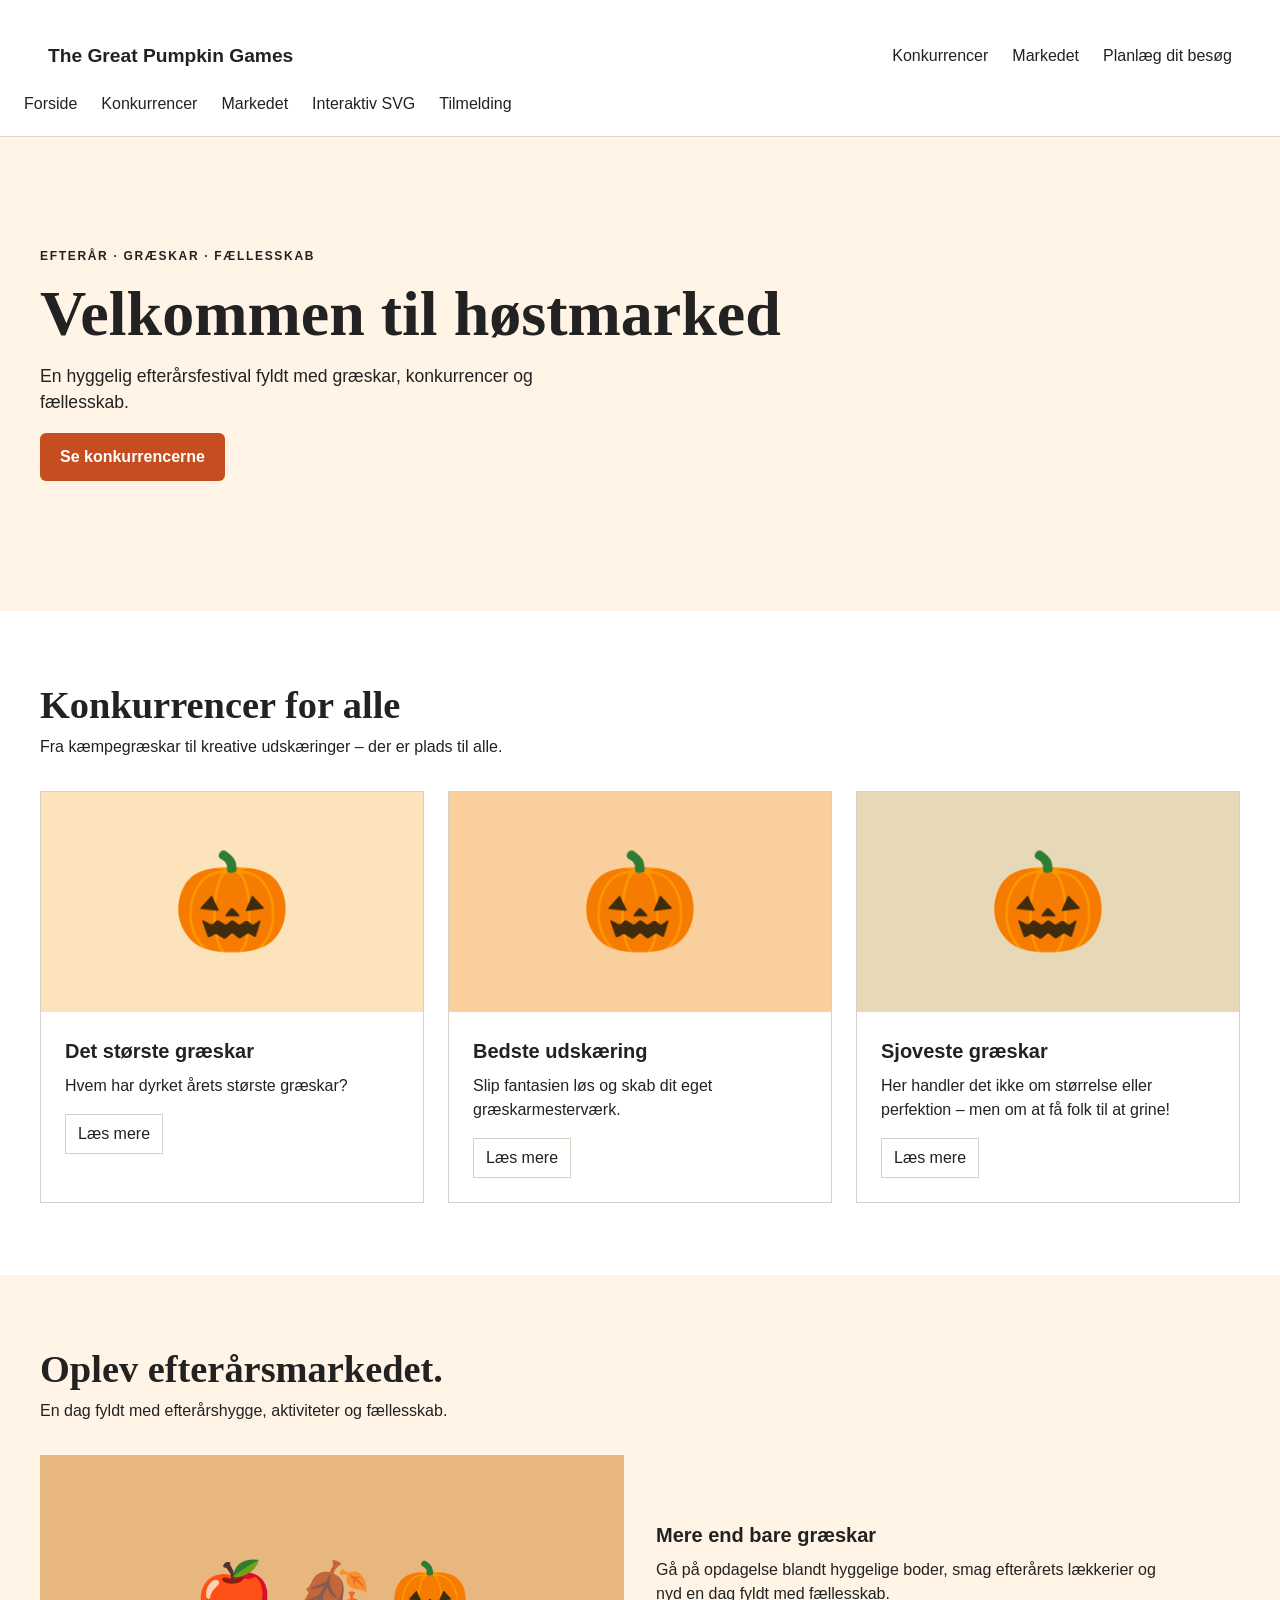
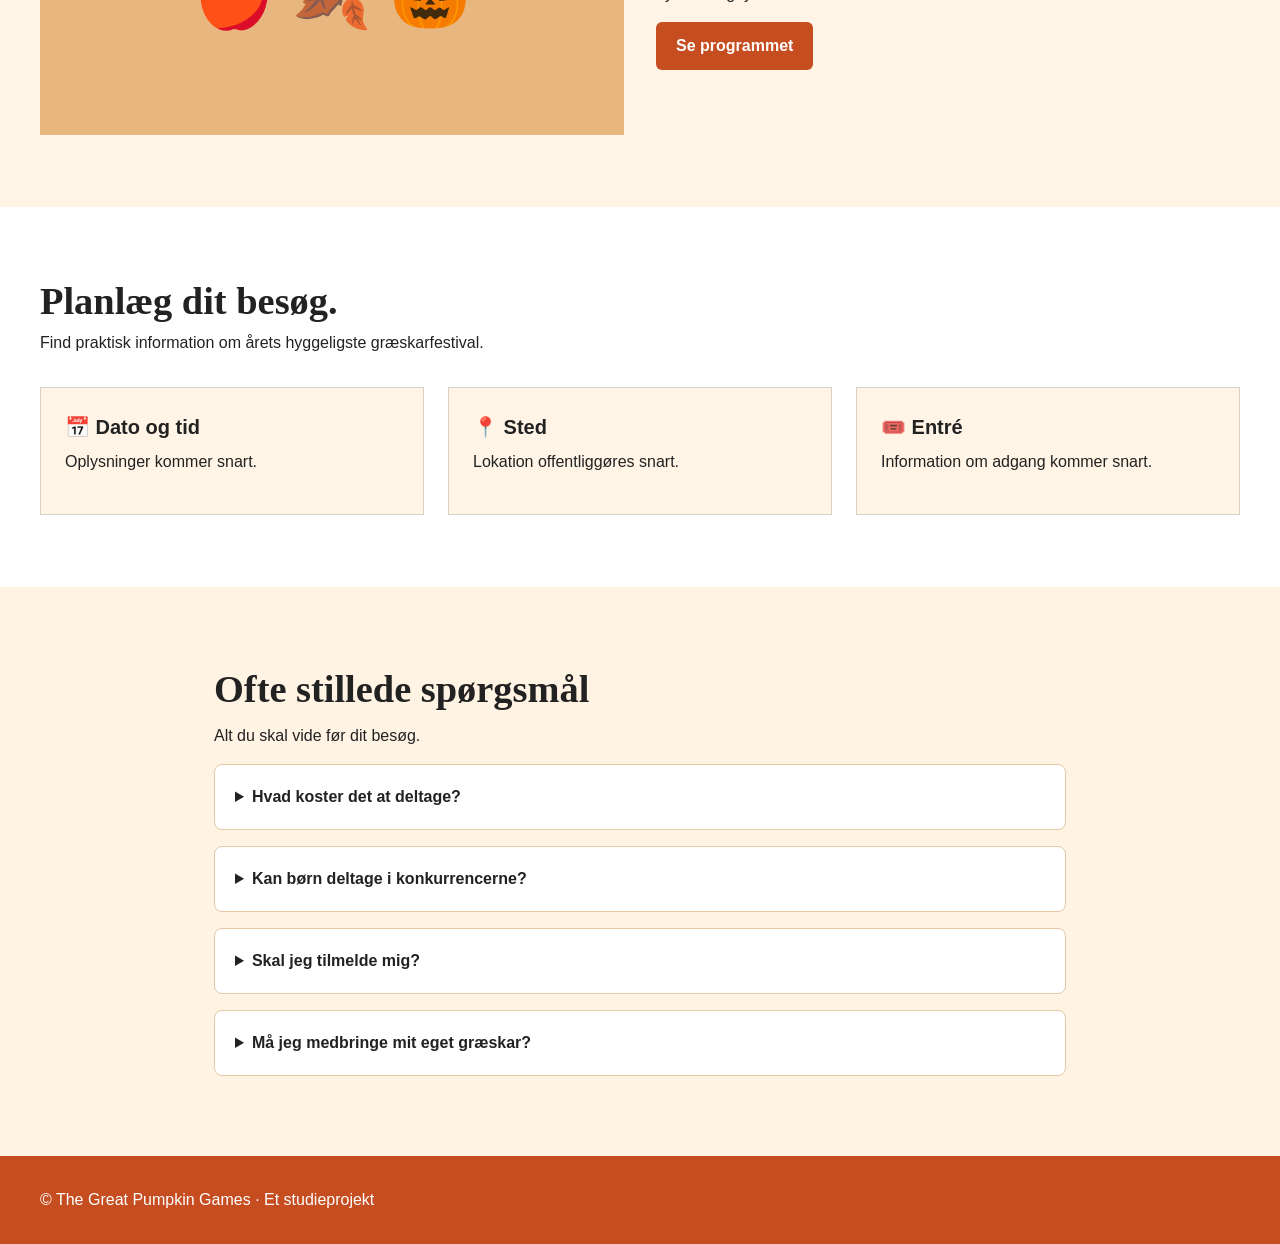
<file: index.html>
<!doctype html>
<html lang="da">

<head>
  <meta charset="UTF-8">
  <meta name="viewport" content="width=device-width, initial-scale=1">
  <title>The Great Pumpkin Games | Efterårsmarked</title>
  <link rel="stylesheet" href="css/style.css">
  <script src="js/script.js" defer></script>
</head>

<body>
  <header class="site-header">
    <div class="container nav-bar">
      <a class="logo" href="index.html">The Great Pumpkin Games</a>
      <button class="menu-toggle" aria-expanded="false" aria-controls="main-nav">Menu ☰</button>
      <nav id="main-nav" class="navigation" aria-label="Hovednavigation">
        <a href="#konkurrencer">Konkurrencer</a>
        <a href="#marked">Markedet</a>
        <a href="#besoeg">Planlæg dit besøg</a>
      </nav>
    </div>
    <nav aria-label="Hovednavigation">
      <a href="index.html">Forside</a>
      <a href="index.html#konkurrencer">Konkurrencer</a>
      <a href="index.html#marked">Markedet</a>
      <a href="svg.html">Interaktiv SVG</a>
      <a href="formular.html">Tilmelding</a>
    </nav>

  </header>

  <main>


    <section class="hero container" aria-labelledby="hero-title">
      <p class="eyebrow">Efterår · Græskar · Fællesskab</p>
      <h1 id="hero-title">Velkommen til høstmarked</h1>
      <p>En hyggelig efterårsfestival fyldt med græskar, konkurrencer og fællesskab.</p>
      <a class="button" href="#konkurrencer">Se konkurrencerne</a>
    </section>

    <section class="section section-white" id="konkurrencer" aria-labelledby="competition-title">
      <div class="container">
        <h2 id="competition-title">Konkurrencer for alle</h2>
        <p class="section-intro">Fra kæmpegræskar til kreative udskæringer – der er plads til alle.</p>
        <div class="card-grid">
          <article class="card">
            <div class="card-image pumpkin-one" role="img" aria-label="Illustreret græskar">🎃</div>
            <div class="card-content">
              <h3>Det største græskar</h3>
              <p>Hvem har dyrket årets største græskar?</p>
              <a class="text-link" href="#besoeg">Læs mere</a>
            </div>
          </article>
          <article class="card">
            <div class="card-image pumpkin-two" role="img" aria-label="Udskåret halloween-græskar">🎃</div>
            <div class="card-content">
              <h3>Bedste udskæring</h3>
              <p>Slip fantasien løs og skab dit eget græskarmesterværk.</p>
              <a class="text-link" href="#besoeg">Læs mere</a>
            </div>
          </article>
          <article class="card">
            <div class="card-image pumpkin-three" role="img" aria-label="Forskellige sjove græskar">🎃</div>
            <div class="card-content">
              <h3>Sjoveste græskar</h3>
              <p>Her handler det ikke om størrelse eller perfektion – men om at få folk til at grine!</p>
              <a class="text-link" href="#besoeg">Læs mere</a>
            </div>
          </article>
        </div>
      </div>
    </section>

    <section class="section" id="marked" aria-labelledby="market-title">
      <div class="container">
        <h2 id="market-title">Oplev efterårsmarkedet.</h2>
        <p class="section-intro">En dag fyldt med efterårshygge, aktiviteter og fællesskab.</p>
        <div class="market-layout">
          <div class="market-image" role="img" aria-label="Illustration af efterårsmarked">🍎 🍂 🎃</div>
          <div class="market-text">
            <h3>Mere end bare græskar</h3>
            <p>Gå på opdagelse blandt hyggelige boder, smag efterårets lækkerier og nyd en dag fyldt med fællesskab.</p>
            <a class="button" href="#besoeg">Se programmet</a>
          </div>
        </div>
      </div>
    </section>

    <section class="section section-white" id="besoeg" aria-labelledby="visit-title">
      <div class="container">
        <h2 id="visit-title">Planlæg dit besøg.</h2>
        <p class="section-intro">Find praktisk information om årets hyggeligste græskarfestival.</p>
        <div class="info-grid">
          <article class="info-card">
            <h3>📅 Dato og tid</h3>
            <p>Oplysninger kommer snart.</p>
          </article>
          <article class="info-card">
            <h3>📍 Sted</h3>
            <p>Lokation offentliggøres snart.</p>
          </article>
          <article class="info-card">
            <h3>🎟️ Entré</h3>
            <p>Information om adgang kommer snart.</p>
          </article>
        </div>
      </div>
    </section>
    <section class="faq" id="faq">
      <div class="container">
        <h2>Ofte stillede spørgsmål</h2>
        <p>Alt du skal vide før dit besøg.</p>

        <details>
          <summary>Hvad koster det at deltage?</summary>
          <p>Det er gratis at besøge festivalen.</p>
        </details>

        <details>
          <summary>Kan børn deltage i konkurrencerne?</summary>
          <p>Ja! Der er konkurrencer for alle aldre.</p>
        </details>

        <details>
          <summary>Skal jeg tilmelde mig?</summary>
          <p>Du kan tilmelde dig via vores formular.</p>
        </details>

        <details>
          <summary>Må jeg medbringe mit eget græskar?</summary>
          <p>Ja, du er velkommen til at tage dit eget græskar med.</p>
        </details>
      </div>
    </section>

  </main>

  <footer class="site-footer">
    <div class="container">
      <p>© The Great Pumpkin Games · Et studieprojekt</p>
    </div>
  </footer>
</body>

</html>
</file>
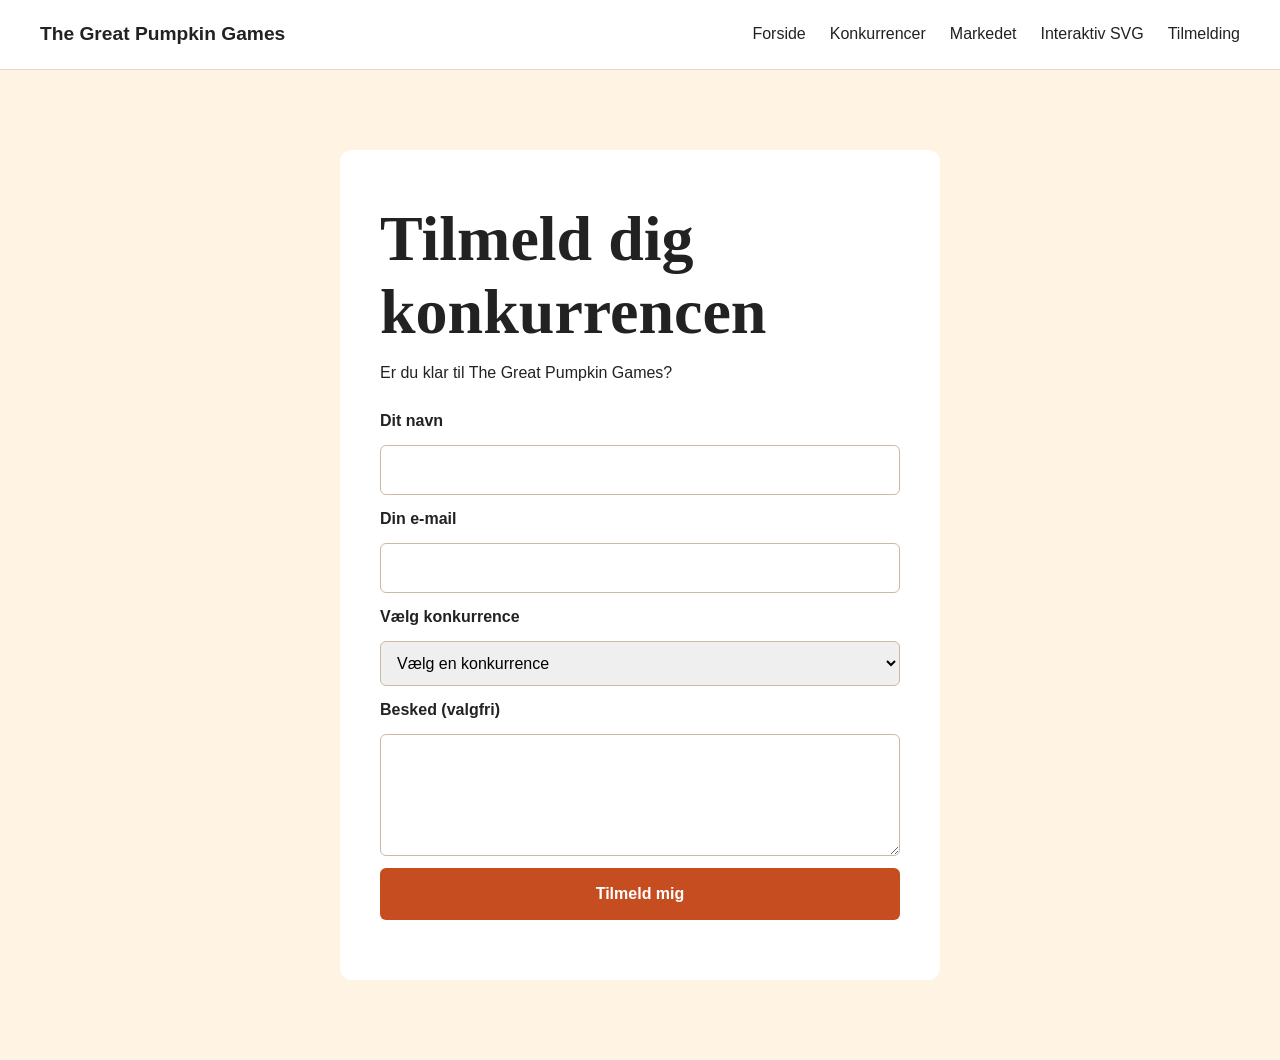
<file: formular.html>
<!DOCTYPE html>
<html lang="da">

<head>
    <meta charset="UTF-8">
    <meta name="viewport" content="width=device-width, initial-scale=1.0">
    <title>Tilmelding | The Great Pumpkin Games</title>
    <link rel="stylesheet" href="css/style.css">
    <script src="js/formular.js" defer></script>
</head>

<body>
    <header class="site-header">
        <div class="header-container">
            <a href="index.html" class="logo">
                The Great Pumpkin Games
            </a>

            <nav aria-label="Hovednavigation">
                <a href="index.html">Forside</a>
                <a href="index.html#konkurrencer">Konkurrencer</a>
                <a href="index.html#marked">Markedet</a>
                <a href="svg.html">Interaktiv SVG</a>
                <a href="formular.html">Tilmelding</a>
            </nav>
        </div>
    </header>

    <main class="form-page">
        <div class="form-container">
            <h1>Tilmeld dig konkurrencen</h1>
            <p>Er du klar til The Great Pumpkin Games?</p>

            <form id="signup-form">
                <label for="name">Dit navn</label>
                <input type="text" id="name" name="name" required>

                <label for="email">Din e-mail</label>
                <input type="email" id="email" name="email" required>

                <label for="competition">Vælg konkurrence</label>
                <select id="competition" name="competition" required>
                    <option value="">Vælg en konkurrence</option>
                    <option value="largest">Det største græskar</option>
                    <option value="carving">Bedste udskæring</option>
                    <option value="funniest">Sjoveste græskar</option>
                </select>

                <label for="message">Besked (valgfri)</label>
                <textarea id="message" name="message" rows="4"></textarea>

                <button type="submit">Tilmeld mig</button>
            </form>

            <p id="form-feedback" role="status" aria-live="polite"></p>
        </div>
    </main>
</body>

</html>
</file>
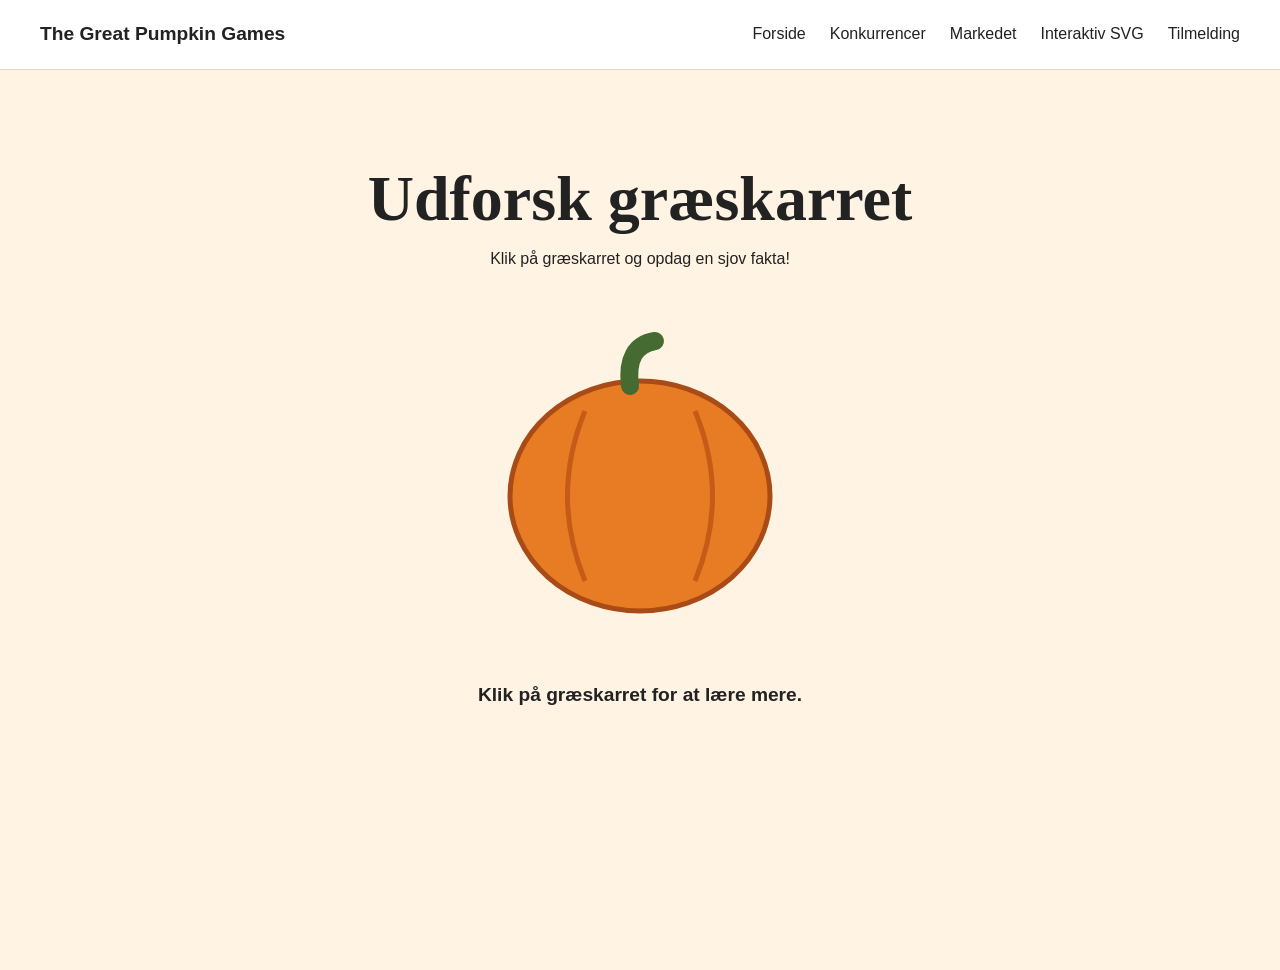
<file: svg.html>
<!DOCTYPE html>
<html lang="da">

<head>
    <meta charset="UTF-8">
    <meta name="viewport" content="width=device-width, initial-scale=1.0">
    <title>Interaktivt græskar</title>
    <link rel="stylesheet" href="css/style.css">
    <script src="js/svg.js" defer></script>
</head>

<body>
    <header class="site-header">
        <div class="header-container">
            <a href="index.html" class="logo">
                The Great Pumpkin Games
            </a>

            <nav aria-label="Hovednavigation">
                <a href="index.html">Forside</a>
                <a href="index.html#konkurrencer">Konkurrencer</a>
                <a href="index.html#marked">Markedet</a>
                <a href="svg.html">Interaktiv SVG</a>
                <a href="formular.html">Tilmelding</a>
            </nav>
        </div>
    </header>

    <main class="svg-page">
        <h1>Udforsk græskarret</h1>
        <p>Klik på græskarret og opdag en sjov fakta!</p>

        <svg viewBox="0 0 400 350" role="img" aria-label="Klikbart orange græskar">

            <ellipse id="pumpkin" cx="200" cy="195" rx="130" ry="115" fill="#E87C24" stroke="#A94B16" stroke-width="5"
                tabindex="0" />

            <path d="M190 85 Q185 45 215 40" fill="none" stroke="#466B32" stroke-width="18" stroke-linecap="round"
                pointer-events="none" />

            <path d="M145 110 Q110 195 145 280" fill="none" stroke="#C65A18" stroke-width="5" pointer-events="none" />

            <path d="M255 110 Q290 195 255 280" fill="none" stroke="#C65A18" stroke-width="5" pointer-events="none" />
        </svg>

        <p id="pumpkin-info" aria-live="polite">
            Klik på græskarret for at lære mere.
        </p>
    </main>


</body>

</html>
</file>
<file: css/style.css>
/* 1. Farver og grundindstillinger */
:root {
  --cream: #fff4e5;
  --orange: #c64d20;
  --orange-hover: #a63e19;
  --text: #222;
  --border: #d8d0c6;
}
* {
  box-sizing: border-box;
}
html {
  scroll-behavior: smooth;
}
body {
  margin: 0;
  font-family: Arial, Helvetica, sans-serif;
  color: var(--text);
  background: var(--cream);
  line-height: 1.5;
}
a {
  color: inherit;
}
.container {
  width: min(1200px, calc(100% - 48px));
  margin-inline: auto;
}
h1,
h2 {
  font-family: Georgia, "Times New Roman", serif;
  line-height: 1.15;
}
h1 {
  font-size: clamp(2.4rem, 5vw, 4.2rem);
  margin: 12px 0;
}
h2 {
  font-size: clamp(1.8rem, 3vw, 2.5rem);
  margin: 0 0 8px;
}
h3 {
  margin: 0 0 8px;
  font-size: 1.25rem;
}
p {
  margin-top: 0;
}

/* 2. Header og navigation */
.site-header {
  background: white;
  border-bottom: 1px solid var(--border);
}
.nav-bar {
  display: flex;
  justify-content: space-between;
  align-items: center;
  min-height: 72px;
  gap: 24px;
}
.logo {
  font-weight: 800;
  text-decoration: none;
}
.navigation {
  display: flex;
  gap: 24px;
}
.navigation a {
  text-decoration: none;
}
.navigation a:hover,
.navigation a:focus-visible {
  color: var(--orange);
  text-decoration: underline;
}
.menu-toggle {
  display: none;
}

/* 3. Hero og knapper */
.hero {
  padding-block: 110px 130px;
}
.hero > p:not(.eyebrow) {
  max-width: 560px;
  font-size: 1.1rem;
}
.eyebrow {
  text-transform: uppercase;
  letter-spacing: 0.14em;
  font-size: 0.75rem;
  font-weight: bold;
}
.button {
  display: inline-block;
  padding: 12px 20px;
  background: var(--orange);
  color: white;
  text-decoration: none;
  border-radius: 6px;
  font-weight: 700;
}
.button:hover,
.button:focus-visible {
  background: var(--orange-hover);
}

/* 4. Sektioner og konkurrencekort */
.section {
  padding-block: 72px;
}
.section-white {
  background: #fff;
}
.section-intro {
  margin-bottom: 32px;
}
.card-grid,
.info-grid {
  display: grid;
  grid-template-columns: repeat(3, minmax(0, 1fr));
  gap: 24px;
}
.card {
  border: 1px solid var(--border);
  background: white;
  overflow: hidden;
}
.card-image {
  min-height: 220px;
  display: grid;
  place-items: center;
  font-size: 6rem;
}
.pumpkin-one {
  background: #fce3bc;
}
.pumpkin-two {
  background: #f8cf9d;
}
.pumpkin-three {
  background: #e7d8b8;
}
.card-content {
  padding: 24px;
}
.text-link {
  display: inline-block;
  padding: 7px 12px;
  border: 1px solid var(--border);
  text-decoration: none;
}
.text-link:hover {
  background: var(--cream);
}

/* 5. Marked og praktisk information */
.market-layout {
  display: grid;
  grid-template-columns: 1fr 1fr;
  align-items: center;
  gap: 32px;
}
.market-image {
  min-height: 280px;
  background: #e8b77f;
  display: grid;
  place-items: center;
  font-size: clamp(2rem, 6vw, 4rem);
}
.market-text {
  max-width: 500px;
}
.info-card {
  background: var(--cream);
  border: 1px solid var(--border);
  padding: 24px;
}
.site-footer {
  padding: 32px 0;
  background: var(--orange);
  color: white;
}
.site-footer p {
  margin: 0;
}

/* 6. Mobilvisning */
@media (max-width: 700px) {
  .container {
    width: min(100% - 32px, 1200px);
  }
  .nav-bar {
    flex-wrap: wrap;
    padding-block: 16px;
  }
  .menu-toggle {
    display: block;
    padding: 8px 12px;
    border: 1px solid var(--border);
    background: white;
    cursor: pointer;
  }
  .navigation {
    display: none;
    flex-basis: 100%;
    flex-direction: column;
    gap: 12px;
    padding-top: 12px;
  }
  .navigation.is-open {
    display: flex;
  }
  .hero {
    padding-block: 72px;
  }
  .section {
    padding-block: 48px;
  }
  .card-grid,
  .info-grid,
  .market-layout {
    grid-template-columns: 1fr;
  }
}

/* FAQ / ACCORDION */

.faq {
  background-color: #fff3e3;
  padding: 80px 0;
}

.faq h2 {
  margin-bottom: 12px;
}

.faq .container {
  max-width: 900px;
  margin: 0 auto;
  padding: 0 24px;
}

.faq details {
  background-color: white;
  border: 1px solid #e6c8a5;
  border-radius: 8px;
  margin-top: 16px;
  padding: 20px;
}

.faq summary {
  font-weight: bold;
  cursor: pointer;
}

.faq details p {
  margin-top: 16px;
  line-height: 1.6;
}

/* INTERAKTIV SVG */

.svg-page {
  min-height: 100vh;
  padding: 80px 24px;
  text-align: center;
  background-color: #fff3e3;
}

.svg-page svg {
  display: block;
  width: min(100%, 400px);
  margin: 30px auto;
}

#pumpkin {
  cursor: pointer;
  transition: fill 0.3s ease;
}

#pumpkin:hover,
#pumpkin:focus-visible {
  fill: #ffad33;
  outline: none;
  stroke: #3e682d;
  stroke-width: 8px;
}

#pumpkin-info {
  max-width: 500px;
  margin: 20px auto;
  font-size: 1.2rem;
  font-weight: bold;
}

/* TILMELDINGSFORMULAR */

.form-page {
  background: #fff3e3;
  min-height: 100vh;
  padding: 80px 20px;
}

.form-container {
  max-width: 600px;
  margin: 0 auto;
  background: white;
  padding: 40px;
  border-radius: 12px;
}

.form-container form {
  display: flex;
  flex-direction: column;
  gap: 12px;
  margin-top: 24px;
}

.form-container label {
  font-weight: bold;
}

.form-container input,
.form-container select,
.form-container textarea {
  padding: 12px;
  border: 1px solid #c9b9a8;
  border-radius: 6px;
  font: inherit;
  width: 100%;
  box-sizing: border-box;
}

.form-container button {
  background: #c64d20;
  color: white;
  border: none;
  border-radius: 6px;
  padding: 14px;
  cursor: pointer;
  font: inherit;
  font-weight: bold;
}

.form-container button:hover {
  background: #a83d17;
}

#form-feedback {
  margin-top: 20px;
  font-weight: bold;
}

/* NAVIGATION PÅ UNDERSIDER */

.site-header {
  background: #ffffff;
  border-bottom: 1px solid #e6d5c0;
  padding: 20px 24px;
}

.header-container {
  max-width: 1200px;
  margin: 0 auto;
  display: flex;
  justify-content: space-between;
  align-items: center;
  gap: 24px;
}

.logo {
  font-weight: bold;
  font-size: 1.2rem;
  color: #222;
  text-decoration: none;
}

.site-header nav {
  display: flex;
  flex-wrap: wrap;
  gap: 24px;
}

.site-header nav a {
  color: #222;
  text-decoration: none;
}

.site-header nav a:hover {
  color: #c64d20;
}

@media (max-width: 700px) {
  .header-container {
    flex-direction: column;
    align-items: flex-start;
  }

  .site-header nav {
    gap: 12px;
  }
}
/* INTERAKTIV SVG */

#pumpkin {
  cursor: pointer;
  transition:
    fill 0.4s ease,
    transform 0.3s ease;
  transform-box: fill-box;
  transform-origin: center;
}

#pumpkin:hover {
  transform: scale(1.05);
}

#pumpkin:focus-visible {
  outline: 3px solid #c64d20;
  outline-offset: 5px;
}
</file>
